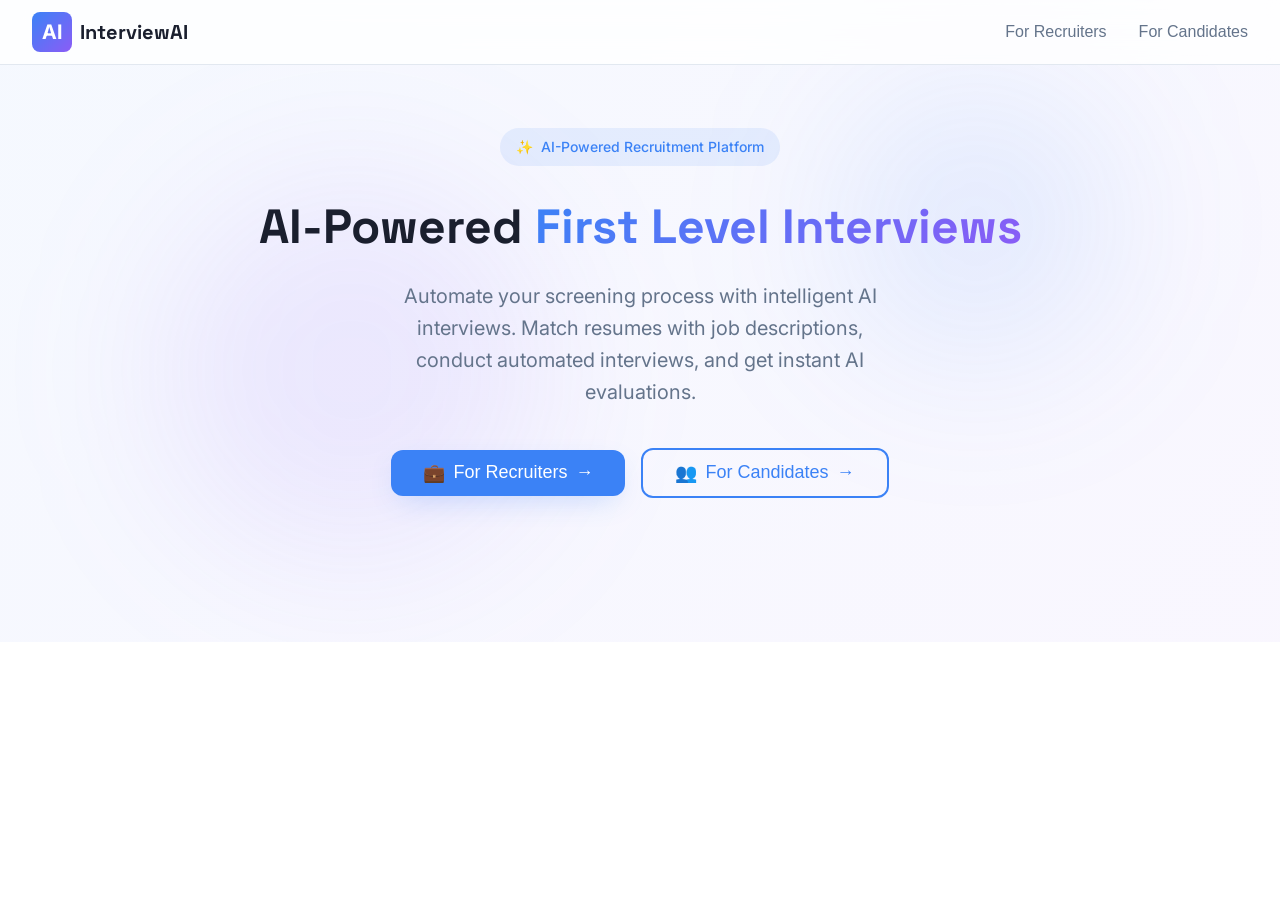
<file: frontend/index.html>
<!DOCTYPE html>
<html lang="en">
<head>
    <meta charset="UTF-8">
    <meta name="viewport" content="width=device-width, initial-scale=1.0">
    <title>AI Interview System - Home</title>
    <link rel="stylesheet" href="css/styles.css">
    <link rel="stylesheet" href="https://fonts.googleapis.com/css2?family=Inter:wght@400;500;600;700&family=Space+Grotesk:wght@500;600;700&display=swap">
</head>
<body>
    <!-- Navbar -->
    <nav class="navbar" id="navbar">
        <div class="container">
            <div class="nav-content">
                <div class="logo">
                    <div class="logo-icon">AI</div>
                    <span class="logo-text">InterviewAI</span>
                </div>
                <div class="nav-links desktop-only">
                    <button onclick="navigateTo('recruiter.html')">For Recruiters</button>
                    <button onclick="navigateTo('candidate.html')">For Candidates</button>
                </div>
                <button class="mobile-menu-btn" onclick="toggleMobileMenu()">
                    <span id="menu-icon">☰</span>
                </button>
            </div>
            <div class="mobile-menu" id="mobile-menu">
                <button onclick="navigateTo('recruiter.html'); toggleMobileMenu();">For Recruiters</button>
                <button onclick="navigateTo('candidate.html'); toggleMobileMenu();">For Candidates</button>
            </div>
        </div>
    </nav>

    <!-- Hero Section -->
    <section class="hero">
        <div class="hero-bg"></div>
        <div class="container">
            <div class="hero-content">
                <div class="badge">
                    <span>✨</span>
                    <span>AI-Powered Recruitment Platform</span>
                </div>
                <h1 class="hero-title">
                    AI-Powered <span class="text-gradient">First Level Interviews</span>
                </h1>
                <p class="hero-subtitle">
                    Automate your screening process with intelligent AI interviews. Match resumes with job descriptions, conduct automated interviews, and get instant AI evaluations.
                </p>
                <div class="hero-cta">
                    <button class="btn-primary btn-lg" onclick="navigateTo('recruiter.html')">
                        <span>💼</span> For Recruiters
                        <span>→</span>
                    </button>
                    <button class="btn-outline btn-lg" onclick="navigateTo('candidate.html')">
                        <span>👥</span> For Candidates
                        <span>→</span>
                    </button>
                </div>
            </div>
        </div>
    </section>

    <!-- Toast Container -->
    <div id="toast-container"></div>

    <script src="js/utils.js"></script>
    <script src="js/main.js"></script>
</body>
</html>
</file>
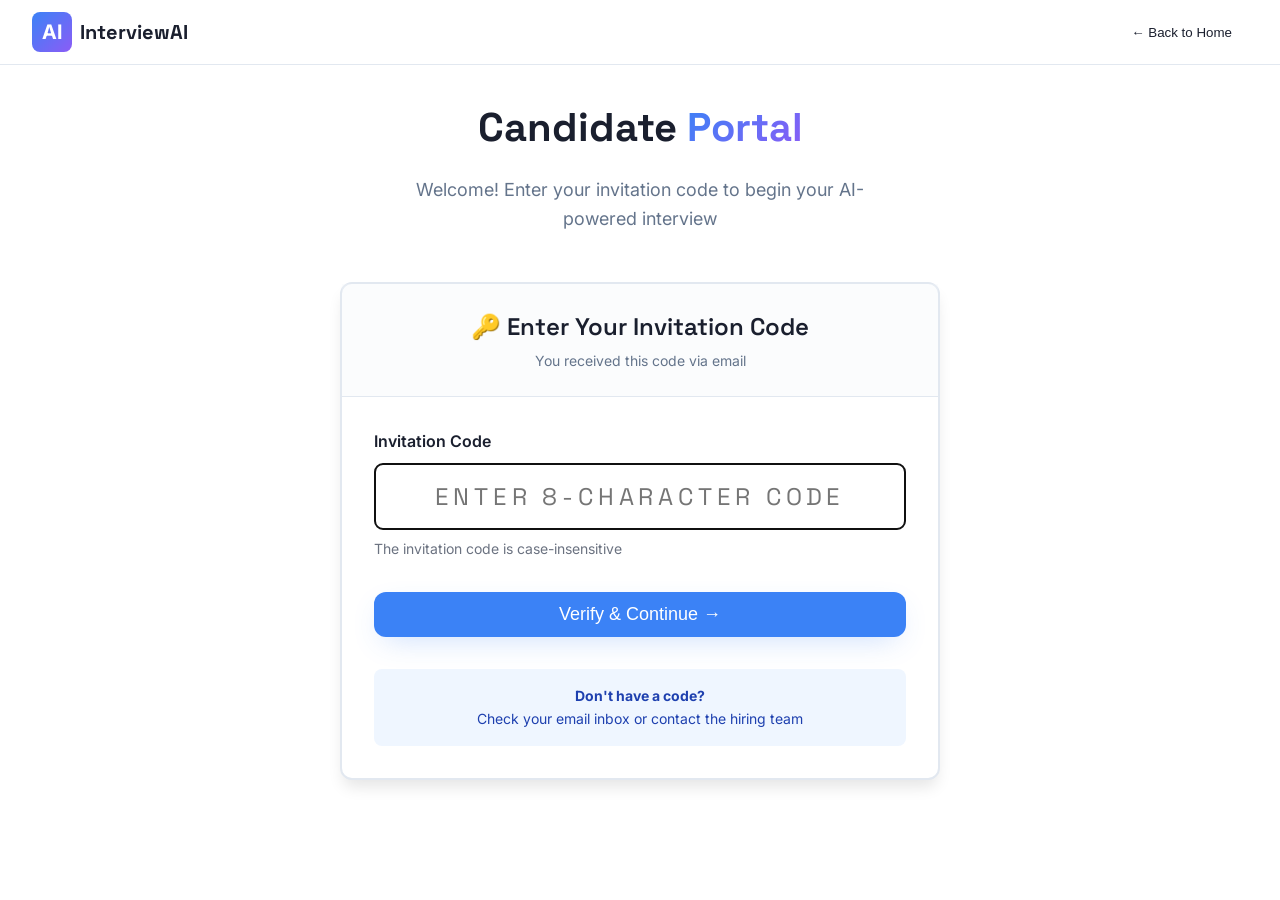
<file: frontend/candidate.html>
<!DOCTYPE html>
<html lang="en">
<head>
    <meta charset="UTF-8">
    <meta name="viewport" content="width=device-width, initial-scale=1.0">
    <title>Candidate Portal - AI Interview System</title>
    <link rel="stylesheet" href="css/styles.css">
    <link rel="stylesheet" href="css/candidate.css">
    <link rel="stylesheet" href="https://fonts.googleapis.com/css2?family=Inter:wght@400;500;600;700&family=Space+Grotesk:wght@500;600;700&display=swap">
</head>
<body>
    <!-- Header -->
    <nav class="navbar">
        <div class="container">
            <div class="nav-content">
                <div class="logo">
                    <div class="logo-icon">AI</div>
                    <span class="logo-text">InterviewAI</span>
                </div>
                <button class="btn-ghost" onclick="window.location.href='/'">
                    ← Back to Home
                </button>
            </div>
        </div>
    </nav>

    <!-- Main Content -->
    <div class="candidate-page">
        <div class="container">
            <div class="page-header">
                <h1>Candidate <span class="text-gradient">Portal</span></h1>
                <p>Welcome! Enter your invitation code to begin your AI-powered interview</p>
            </div>

            <!-- Code Entry Section (Initial Screen) -->
            <div id="code-entry-section" class="card" style="max-width: 600px; margin: 2rem auto;">
                <div class="card-header" style="text-align: center;">
                    <h2 class="card-title">🔑 Enter Your Invitation Code</h2>
                    <p class="card-description">You received this code via email</p>
                </div>
                <div class="card-content">
                    <div class="form-group">
                        <label for="invitation-code-input" style="display: block; margin-bottom: 0.5rem; font-weight: 600;">Invitation Code</label>
                        <input 
                            type="text" 
                            id="invitation-code-input" 
                            placeholder="Enter 8-character code" 
                            maxlength="8"
                            style="width: 100%; padding: 1rem; font-size: 1.5rem; letter-spacing: 0.3rem; text-align: center; text-transform: uppercase; border: 2px solid #e5e7eb; border-radius: 8px; font-family: 'Space Grotesk', monospace;"
                            oninput="this.value = this.value.toUpperCase()"
                        >
                        <p style="margin-top: 0.5rem; color: #6b7280; font-size: 0.875rem;">The invitation code is case-insensitive</p>
                    </div>
                    
                    <div class="form-actions" style="margin-top: 2rem;">
                        <button class="btn-primary btn-lg" onclick="verifyInvitationCode()" style="width: 100%;">
                            Verify & Continue →
                        </button>
                    </div>
                    
                    <div style="margin-top: 2rem; padding: 1rem; background: #eff6ff; border-radius: 8px; text-align: center;">
                        <p style="margin: 0; color: #1e40af; font-size: 0.875rem;">
                            <strong>Don't have a code?</strong><br>
                            Check your email inbox or contact the hiring team
                        </p>
                    </div>
                </div>
            </div>
            
            <!-- Completion Message (Hidden initially, shown via URL param) -->
            <div id="completion-message" class="card" style="max-width: 700px; margin: 2rem auto; display: none;">
                <div class="card-header" style="text-align: center; background: linear-gradient(135deg, #10b981 0%, #059669 100%); color: white; padding: 2rem;">
                    <div style="font-size: 4rem; margin-bottom: 1rem;">✅</div>
                    <h2 class="card-title" style="color: white; font-size: 2rem; margin-bottom: 0.5rem;">Interview Completed!</h2>
                    <p class="card-description" style="color: rgba(255,255,255,0.9);">Thank you for your time and effort</p>
                </div>
                <div class="card-content" style="padding: 2rem;">
                    <div style="background: #f0fdf4; border-left: 4px solid #10b981; padding: 1.5rem; border-radius: 8px; margin-bottom: 1.5rem;">
                        <h3 style="color: #065f46; margin-bottom: 1rem; font-size: 1.2rem;">✅ Interview Submitted Successfully!</h3>
                        <p style="color: #166534; margin-bottom: 1rem;">
                            Your interview has been successfully recorded and submitted. Our AI system is now analyzing your responses in the background.
                        </p>
                        <p style="color: #166534; font-weight: 600;">
                            The recruiter will review your results and get back to you soon.
                        </p>
                    </div>
                    
                    <div style="background: #eff6ff; border-left: 4px solid #3b82f6; padding: 1.5rem; border-radius: 8px; margin-bottom: 1.5rem;">
                        <h3 style="color: #1e40af; margin-bottom: 1rem; font-size: 1.2rem;">📊 What Happens Next?</h3>
                        <ol style="color: #1e40af; margin-left: 2rem; line-height: 2;">
                            <li><strong>AI Analysis:</strong> Our system analyzes your responses, video, and engagement</li>
                            <li><strong>Recruiter Review:</strong> The hiring team reviews your comprehensive analysis report</li>
                            <li><strong>Decision:</strong> They evaluate your fit for the position</li>
                            <li><strong>Follow-up:</strong> You'll receive an email with next steps</li>
                        </ol>
                    </div>
                    
                    <div style="background: #fef3c7; border-left: 4px solid #f59e0b; padding: 1.5rem; border-radius: 8px;">
                        <h3 style="color: #92400e; margin-bottom: 1rem; font-size: 1.2rem;">💡 Important Information</h3>
                        <p style="color: #92400e; margin-bottom: 0.5rem;">
                            • <strong>Timeline:</strong> You'll hear back within 3-5 business days<br>
                            • <strong>Privacy:</strong> All data is handled confidentially<br>
                            • <strong>Questions?</strong> Contact the hiring team for any clarifications
                        </p>
                    </div>
                    
                    <div style="text-align: center; margin-top: 2rem; padding-top: 2rem; border-top: 2px solid #e5e7eb;">
                        <p style="color: #6b7280; margin-bottom: 1rem; font-size: 1.1rem;">
                            Thank you for your time and effort!
                        </p>
                        <button class="btn-primary" onclick="window.location.href='/'" style="padding: 1rem 2rem;">
                            ← Back to Home
                        </button>
                    </div>
                </div>
            </div>

            <!-- Interview Section (Hidden until code verified) -->
            <div id="interview-section" style="display: none;">
                <!-- Tabs -->
                <div class="tabs-container">
                    <div class="tabs-header">
                        <button class="tab-btn active" onclick="switchTab('interview', this)">Start Interview</button>
                        <button class="tab-btn" onclick="switchTab('faq', this)">FAQ</button>
                    </div>

                    <!-- Interview Tab -->
                    <div id="tab-interview" class="tab-content active">
                        <!-- Instructions Card -->
                        <div class="card">
                            <div class="card-header">
                                <h2 class="card-title">Interview Instructions</h2>
                                <p class="card-description">Please read carefully before starting</p>
                            </div>
                            <div class="card-content">
                                <div class="alert alert-info">
                                    <span>ℹ️</span>
                                    <p>Make sure you're in a quiet environment with good lighting and stable internet connection.</p>
                                </div>
                                <div class="instructions-list">
                                    <h4>What to expect:</h4>
                                    <ul>
                                        <li>
                                            <span class="step-badge">1</span>
                                            <p>The AI will ask you questions based on the job description and your resume</p>
                                        </li>
                                        <li>
                                            <span class="step-badge">2</span>
                                            <p>You'll have time to think and respond to each question verbally</p>
                                        </li>
                                        <li>
                                            <span class="step-badge">3</span>
                                            <p>Your responses will be recorded and analyzed by our AI system</p>
                                        </li>
                                        <li>
                                            <span class="step-badge">4</span>
                                            <p>The interview typically takes 10-15 minutes</p>
                                        </li>
                                    </ul>
                                </div>
                            </div>
                        </div>

                        <!-- Permissions & Start Card -->
                        <div class="card">
                            <div class="card-header">
                                <h2 class="card-title">Camera & Microphone Setup</h2>
                                <p class="card-description">Camera and microphone access is required to proceed</p>
                            </div>
                            <div class="card-content">
                                <!-- Permission Request -->
                                <div class="permission-box" id="permission-box">
                                    <div class="permission-status">
                                        <div class="permission-icons">
                                            <div class="permission-icon" id="camera-icon">📷</div>
                                            <div class="permission-icon" id="mic-icon">🎤</div>
                                        </div>
                                        <div class="permission-text">
                                            <p class="permission-title" id="permission-title">Permissions Required</p>
                                            <p class="permission-desc" id="permission-desc">Click to allow camera and microphone access</p>
                                        </div>
                                    </div>
                                    <button class="btn-outline" id="permission-btn" onclick="requestPermissions()">
                                        Allow Access
                                    </button>
                                </div>

                                <!-- Video Preview -->
                                <div id="video-preview" class="video-preview" style="display: none;">
                                    <label>Camera Preview</label>
                                    <div class="video-container">
                                        <video id="preview-video" autoplay muted></video>
                                        <div class="video-placeholder">
                                            <span>📹</span>
                                            <p>Camera preview will appear here</p>
                                        </div>
                                    </div>
                                </div>

                                <!-- Start Interview Button -->
                                <div class="action-section">
                                    <button class="btn-primary btn-lg" id="start-interview-btn" onclick="startInterview()" disabled>
                                        <span>▶️</span> Start AI Interview
                                    </button>
                                </div>

                            </div>
                        </div>
                    </div>

                    <!-- FAQ Tab -->
                    <div id="tab-faq" class="tab-content">
                        <div class="card">
                            <div class="card-header">
                                <h2 class="card-title">❓ Frequently Asked Questions</h2>
                                <p class="card-description">Find answers to common questions about the AI interview process</p>
                            </div>
                            <div class="card-content">
                                <div class="faq-list">
                                    <div class="faq-item">
                                        <button class="faq-question" onclick="toggleFaq(this)">
                                            How long does the interview take?
                                            <span>+</span>
                                        </button>
                                        <div class="faq-answer">
                                            <p>The AI interview takes 25 minutes.</p>
                                        </div>
                                    </div>
                                    <div class="faq-item">
                                        <button class="faq-question" onclick="toggleFaq(this)">
                                            Can I pause the interview?
                                            <span>+</span>
                                        </button>
                                        <div class="faq-answer">
                                            <p>No, the interview cannot be paused once started. Please ensure you have enough time and are in a quiet environment before beginning.</p>
                                        </div>
                                    </div>
                                    <div class="faq-item">
                                        <button class="faq-question" onclick="toggleFaq(this)">
                                            What happens if my internet connection drops?
                                            <span>+</span>
                                        </button>
                                        <div class="faq-answer">
                                            <p>If your connection drops, the interview will be paused automatically. You'll have the option to resume from where you left off within 24 hours.</p>
                                        </div>
                                    </div>
                                    <div class="faq-item">
                                        <button class="faq-question" onclick="toggleFaq(this)">
                                            How is my interview evaluated?
                                            <span>+</span>
                                        </button>
                                        <div class="faq-answer">
                                            <p>Our AI analyzes your responses for technical knowledge, communication skills, problem-solving ability, and cultural fit. The recruiter receives a detailed report with scores and recommendations.</p>
                                        </div>
                                    </div>
                                    <div class="faq-item">
                                        <button class="faq-question" onclick="toggleFaq(this)">
                                            Can I retake the interview?
                                            <span>+</span>
                                        </button>
                                        <div class="faq-answer">
                                            <p>Interview retakes are at the discretion of the recruiter. If permitted, you may retake the interview after 48 hours.</p>
                                        </div>
                                    </div>
                                </div>
                            </div>
                        </div>
                    </div>
                </div>
            </div>
        </div>
    </div>

    <!-- Toast Container -->
    <div id="toast-container"></div>

    <script src="js/utils.js"></script>
    <script src="js/candidate.js"></script>
</body>
</html>
</file>
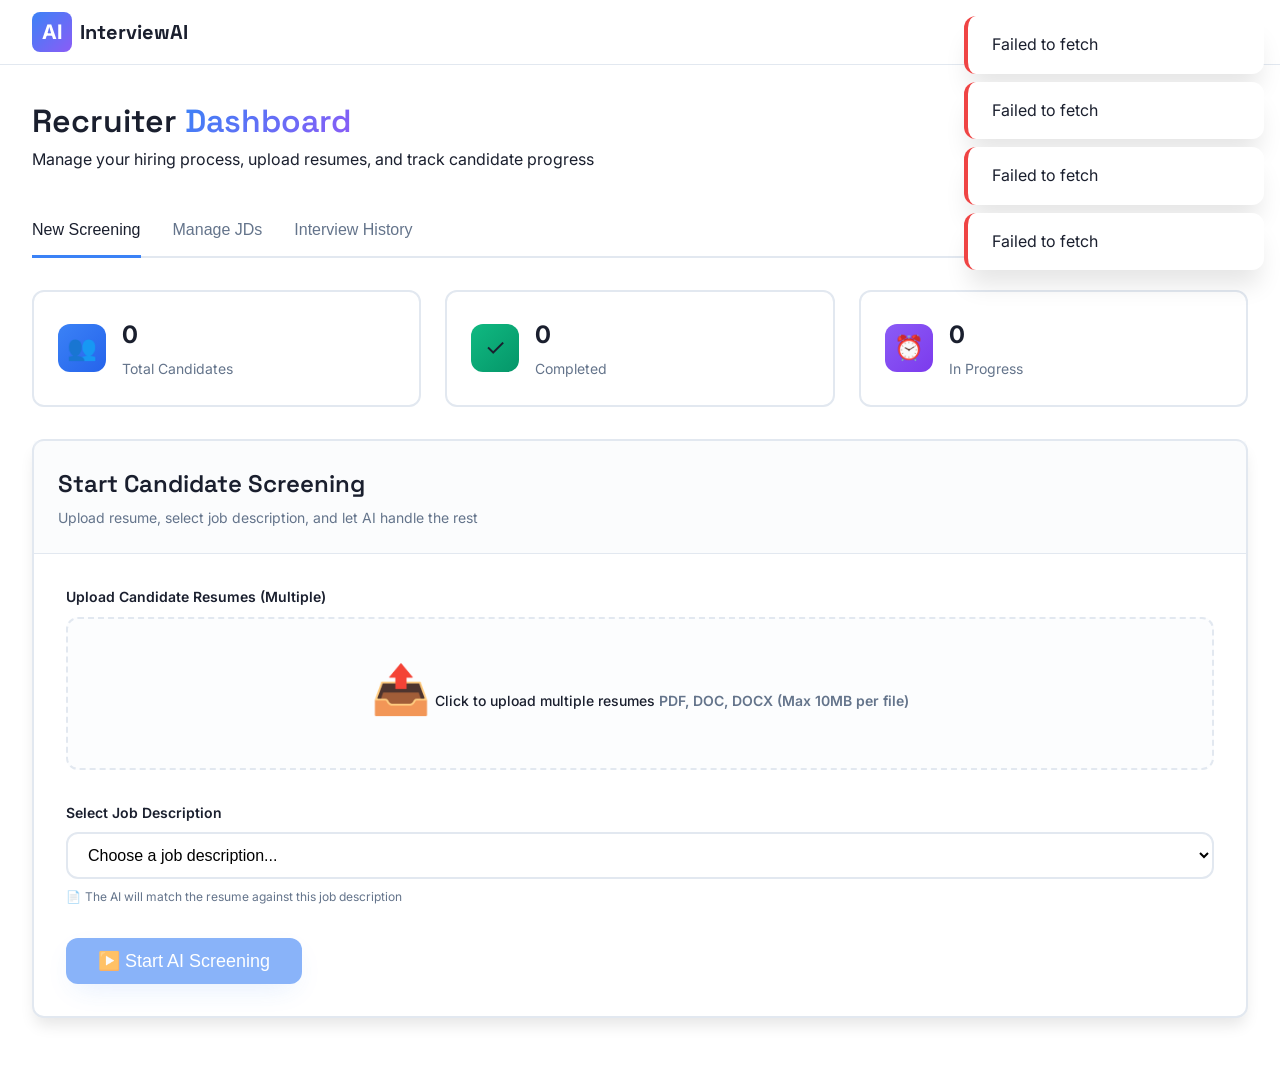
<file: frontend/recruiter.html>
<!DOCTYPE html>
<html lang="en">
<head>
    <meta charset="UTF-8">
    <meta name="viewport" content="width=device-width, initial-scale=1.0">
    <title>Recruiter Dashboard - AI Interview System</title>
    <link rel="stylesheet" href="css/styles.css">
    <link rel="stylesheet" href="css/recruiter.css">
    <link rel="stylesheet" href="https://fonts.googleapis.com/css2?family=Inter:wght@400;500;600;700&family=Space+Grotesk:wght@500;600;700&display=swap">
</head>
<body>
    <!-- Header -->
    <nav class="navbar">
        <div class="container">
            <div class="nav-content">
                <div class="logo">
                    <div class="logo-icon">AI</div>
                    <span class="logo-text">InterviewAI</span>
                </div>
                <button class="btn-ghost" onclick="window.location.href='/'">
                    ← Back to Home
                </button>
            </div>
        </div>
    </nav>

    <!-- Main Content -->
    <div class="recruiter-page">
        <div class="container">
            <div class="page-header">
                <h1>Recruiter <span class="text-gradient">Dashboard</span></h1>
                <p>Manage your hiring process, upload resumes, and track candidate progress</p>
            </div>

            <!-- Tabs -->
            <div class="tabs-container">
                <div class="tabs-header">
                    <button class="tab-btn active" onclick="switchTab('screening')">New Screening</button>
                    <button class="tab-btn" onclick="switchTab('jd-management')">Manage JDs</button>
                    <button class="tab-btn" onclick="switchTab('history')">Interview History</button>
                </div>

                <!-- New Screening Tab -->
                <div id="tab-screening" class="tab-content active">
                    <!-- Quick Stats -->
                    <div class="stats-grid" id="stats-grid">
                        <div class="stat-card">
                            <div class="stat-icon blue">👥</div>
                            <div class="stat-info">
                                <p class="stat-value" id="total-candidates">0</p>
                                <p class="stat-label">Total Candidates</p>
                            </div>
                        </div>
                        <div class="stat-card">
                            <div class="stat-icon green">✓</div>
                            <div class="stat-info">
                                <p class="stat-value" id="completed-interviews">0</p>
                                <p class="stat-label">Completed</p>
                            </div>
                        </div>
                        <div class="stat-card">
                            <div class="stat-icon purple">⏰</div>
                            <div class="stat-info">
                                <p class="stat-value" id="inprogress-interviews">0</p>
                                <p class="stat-label">In Progress</p>
                            </div>
                        </div>
                    </div>

                    <!-- Upload Section -->
                    <div class="card">
                        <div class="card-header">
                            <h2 class="card-title">Start Candidate Screening</h2>
                            <p class="card-description">Upload resume, select job description, and let AI handle the rest</p>
                        </div>
                        <div class="card-content">
                            <!-- Resume Upload -->
                            <div class="upload-section">
                                <label>Upload Candidate Resumes (Multiple)</label>
                                <div class="upload-area" id="upload-area">
                                    <input type="file" id="resume-upload" accept=".pdf,.doc,.docx" onchange="handleFileSelect(event)" multiple style="display: none;">
                                    <label for="resume-upload" class="upload-label">
                                        <span class="upload-icon">📤</span>
                                        <span class="upload-text">Click to upload multiple resumes</span>
                                        <span class="upload-hint">PDF, DOC, DOCX (Max 10MB per file)</span>
                                    </label>
                                </div>
                                <div id="files-preview" class="files-preview" style="display: none;">
                                    <div class="files-header">
                                        <h4><span id="files-count">0</span> Resume(s) Selected</h4>
                                        <button class="btn-ghost btn-sm" onclick="removeAllFiles()">Clear All</button>
                                    </div>
                                    <div id="files-list" class="files-list"></div>
                                </div>
                            </div>

                            <!-- Job Description Selection -->
                            <div class="select-section">
                                <label>Select Job Description</label>
                                <select id="jd-select" class="select-input">
                                    <option value="">Choose a job description...</option>
                                </select>
                                <p class="select-hint">
                                    <span>📄</span>
                                    The AI will match the resume against this job description
                                </p>
                            </div>

                            <!-- Action Button -->
                            <div class="action-section">
                                <button class="btn-primary btn-lg" id="start-screening-btn" onclick="startScreening()" disabled>
                                    <span id="btn-text">▶️ Start AI Screening</span>
                                </button>
                            </div>

                            <!-- Batch Analysis Results -->
                            <div id="batch-results" class="batch-results" style="display: none;">
                                <div class="results-header">
                                    <h3>Screening Results</h3>
                                    <button class="btn-ghost" id="toggle-results-btn" onclick="toggleBatchResults()" aria-expanded="true">
                                        <span id="toggle-icon">▼</span>
                                    </button>
                                </div>
                                <div class="results-summary" id="results-summary"></div>
                                <div class="results-table-container">
                                    <table class="results-table" id="results-table">
                                        <thead>
                                            <tr>
                                                <th>Resume</th>
                                                <th>Match Score</th>
                                                <th>Status</th>
                                                <th>Recommendation</th>
                                                <th>Actions</th>
                                            </tr>
                                        </thead>
                                        <tbody id="results-tbody"></tbody>
                                    </table>
                                </div>
                            </div>
                        </div>
                    </div>
                </div>

                <!-- JD Management Tab -->
                <div id="tab-jd-management" class="tab-content">
                    <div class="card">
                        <div class="card-header">
                            <h2 class="card-title">📄 Job Descriptions</h2>
                            <p class="card-description">Create and manage job descriptions</p>
                        </div>
                        <div class="card-content">
                            <!-- Create JD Form -->
                            <div class="jd-form" id="jd-form" style="display: none;">
                                <h3>Create New Job Description</h3>
                                <div class="form-grid">
                                    <div class="form-group">
                                        <label>Job Title *</label>
                                        <input type="text" id="jd-title" placeholder="e.g., Senior Frontend Developer" class="form-input">
                                    </div>
                                    <div class="form-group">
                                        <label>Location</label>
                                        <input type="text" id="jd-location" placeholder="e.g., Bangalore, India" class="form-input">
                                    </div>
                                    <div class="form-group">
                                        <label>Experience Required</label>
                                        <input type="text" id="jd-experience" placeholder="e.g., 5-8 years" class="form-input">
                                    </div>
                                    <div class="form-group">
                                        <label>Salary Range</label>
                                        <input type="text" id="jd-salary" placeholder="e.g., 20-30 LPA" class="form-input">
                                    </div>
                                    <div class="form-group">
                                        <label>Notice Period Acceptable</label>
                                        <input type="text" id="jd-notice" placeholder="e.g., 30-60 days" class="form-input">
                                    </div>
                                    <div class="form-group">
                                        <label>Skills (comma-separated)</label>
                                        <input type="text" id="jd-skills" placeholder="e.g., React, Node.js, MongoDB" class="form-input">
                                    </div>
                                </div>
                                <div class="form-group">
                                    <label>Job Description *</label>
                                    <textarea id="jd-description" placeholder="Enter detailed job description..." rows="5" class="form-input"></textarea>
                                </div>
                                <div class="form-group">
                                    <label>Requirements *</label>
                                    <textarea id="jd-requirements" placeholder="Enter job requirements..." rows="5" class="form-input"></textarea>
                                </div>
                                <div class="form-actions">
                                    <button class="btn-ghost" onclick="toggleJDForm()">Cancel</button>
                                    <button class="btn-primary" onclick="saveJD()">Save JD</button>
                                </div>
                            </div>

                            <!-- JD List -->
                            <div id="jd-list-container">
                                <div class="action-section" style="margin-bottom: 1.5rem;">
                                    <button class="btn-primary" onclick="toggleJDForm()">
                                        <span>+</span> Create New JD
                                    </button>
                                </div>
                                <div id="jd-list" class="jd-list">
                                    <!-- JD items will be loaded here -->
                                </div>
                            </div>
                        </div>
                    </div>
                </div>

                <!-- Interview History Tab -->
                <div id="tab-history" class="tab-content">
                    <div class="card">
                        <div class="card-header">
                            <h2 class="card-title">📊 Interview History</h2>
                            <p class="card-description">View all completed and in-progress interviews</p>
                        </div>
                        <div class="card-content">
                            <div id="history-list" class="history-list">
                                <!-- History items will be loaded here -->
                                <div class="history-item">
                                    <div class="history-info">
                                        <h4>John Doe</h4>
                                        <p>Senior Frontend Developer</p>
                                    </div>
                                    <div class="history-meta">
                                        <div class="meta-item">
                                            <p class="meta-label">Date</p>
                                            <p class="meta-value">2024-01-20</p>
                                        </div>
                                        <div class="meta-item">
                                            <p class="meta-label">Score</p>
                                            <p class="meta-value score">85%</p>
                                        </div>
                                        <button class="btn-outline btn-sm">View Details</button>
                                    </div>
                                </div>
                            </div>
                        </div>
                    </div>
                </div>
            </div>
        </div>
    </div>

    <!-- Toast Container -->
    <div id="toast-container"></div>

    <script src="js/utils.js?v=2"></script>
    <script src="js/recruiter.js?v=2"></script>
</body>
</html>
</file>
<file: frontend/css/styles.css>
/* Reset & Base Styles */
* {
    margin: 0;
    padding: 0;
    box-sizing: border-box;
}

:root {
    /* Colors */
    --background: #ffffff;
    --foreground: #1a1f2e;
    --primary: #3b82f6;
    --primary-dark: #2563eb;
    --primary-light: #60a5fa;
    --accent: #8b5cf6;
    --muted: #f1f5f9;
    --muted-foreground: #64748b;
    --border: #e2e8f0;
    --success: #10b981;
    --destructive: #ef4444;
    
    /* Typography */
    --font-body: 'Inter', sans-serif;
    --font-display: 'Space Grotesk', sans-serif;
    
    /* Spacing */
    --container-max: 1280px;
    --radius: 0.75rem;
    --radius-sm: 0.5rem;
    --radius-lg: 1rem;
    
    /* Shadows */
    --shadow-sm: 0 1px 2px 0 rgb(0 0 0 / 0.05);
    --shadow-md: 0 4px 6px -1px rgb(0 0 0 / 0.1);
    --shadow-lg: 0 10px 15px -3px rgb(0 0 0 / 0.1);
    --shadow-xl: 0 20px 25px -5px rgb(0 0 0 / 0.1);
    --shadow-elegant: 0 10px 30px -10px rgba(59, 130, 246, 0.3);
    --shadow-glow: 0 0 40px rgba(59, 130, 246, 0.4);
}

body {
    font-family: var(--font-body);
    background: var(--background);
    color: var(--foreground);
    line-height: 1.6;
    overflow-x: hidden;
}

h1, h2, h3, h4, h5, h6 {
    font-family: var(--font-display);
    font-weight: 600;
}

.container {
    max-width: var(--container-max);
    margin: 0 auto;
    padding: 0 1rem;
}

@media (min-width: 640px) {
    .container { padding: 0 1.5rem; }
}

@media (min-width: 1024px) {
    .container { padding: 0 2rem; }
}

/* Utilities */
.text-gradient {
    background: linear-gradient(135deg, var(--primary), var(--accent));
    -webkit-background-clip: text;
    -webkit-text-fill-color: transparent;
    background-clip: text;
}

/* Navbar */
.navbar {
    position: fixed;
    top: 0;
    left: 0;
    right: 0;
    z-index: 50;
    background: rgba(255, 255, 255, 0.8);
    backdrop-filter: blur(12px);
    border-bottom: 1px solid var(--border);
}

.nav-content {
    display: flex;
    align-items: center;
    justify-content: space-between;
    height: 4rem;
}

.logo {
    display: flex;
    align-items: center;
    gap: 0.5rem;
    cursor: pointer;
}

.logo-icon {
    width: 2.5rem;
    height: 2.5rem;
    border-radius: var(--radius-sm);
    background: linear-gradient(135deg, var(--primary), var(--accent));
    display: flex;
    align-items: center;
    justify-content: center;
    color: white;
    font-weight: bold;
    font-size: 1.25rem;
}

.logo-text {
    font-family: var(--font-display);
    font-weight: bold;
    font-size: 1.25rem;
    color: var(--foreground);
}

.nav-links {
    display: flex;
    align-items: center;
    gap: 2rem;
}

.nav-links a,
.nav-links button {
    color: var(--muted-foreground);
    text-decoration: none;
    background: none;
    border: none;
    cursor: pointer;
    font-size: 1rem;
    transition: color 0.3s;
}

.nav-links a:hover,
.nav-links button:hover {
    color: var(--foreground);
}

.nav-actions {
    display: flex;
    align-items: center;
    gap: 1rem;
}

.mobile-menu-btn {
    display: none;
    background: none;
    border: none;
    font-size: 1.5rem;
    cursor: pointer;
    color: var(--foreground);
}

.mobile-menu {
    display: none;
    padding: 1rem 0;
    border-top: 1px solid var(--border);
}

.mobile-menu a,
.mobile-menu button {
    display: block;
    width: 100%;
    padding: 0.75rem 0;
    color: var(--muted-foreground);
    text-decoration: none;
    background: none;
    border: none;
    text-align: left;
    cursor: pointer;
    transition: color 0.3s;
}

.mobile-menu a:hover,
.mobile-menu button:hover {
    color: var(--foreground);
}

.mobile-actions {
    display: flex;
    flex-direction: column;
    gap: 0.5rem;
    margin-top: 1rem;
    padding-top: 1rem;
    border-top: 1px solid var(--border);
}

@media (max-width: 768px) {
    .desktop-only { display: none !important; }
    .mobile-menu-btn { display: block; }
    .mobile-menu.active { display: block; }
}

/* Buttons */
.btn-primary {
    background: var(--primary);
    color: white;
    border: none;
    padding: 0.5rem 1.5rem;
    border-radius: var(--radius);
    font-weight: 500;
    cursor: pointer;
    transition: all 0.3s;
    box-shadow: var(--shadow-elegant);
}

.btn-primary:hover {
    background: var(--primary-dark);
    box-shadow: var(--shadow-glow);
    transform: scale(1.02);
}

.btn-primary:disabled {
    opacity: 0.6;
    cursor: not-allowed;
}

.btn-outline {
    background: transparent;
    color: var(--primary);
    border: 2px solid var(--primary);
    padding: 0.5rem 1.5rem;
    border-radius: var(--radius);
    font-weight: 500;
    cursor: pointer;
    transition: all 0.3s;
}

.btn-outline:hover {
    background: var(--primary);
    color: white;
}

.btn-destructive {
    background: var(--destructive);
    color: white;
}

.btn-destructive:hover {
    background: #dc2626;
}

.btn-ghost {
    background: transparent;
    color: var(--foreground);
    border: none;
    padding: 0.5rem 1rem;
    cursor: pointer;
    transition: color 0.3s;
}

.btn-ghost:hover {
    color: var(--primary);
}

.btn-lg {
    padding: 0.75rem 2rem;
    font-size: 1.125rem;
}

/* Hero Section */
.hero {
    position: relative;
    padding: 8rem 0 5rem;
    overflow: hidden;
}

.hero-bg {
    position: absolute;
    inset: 0;
    background: linear-gradient(135deg, rgba(59, 130, 246, 0.05), rgba(139, 92, 246, 0.05));
}

.hero-bg::before,
.hero-bg::after {
    content: '';
    position: absolute;
    border-radius: 50%;
    filter: blur(80px);
}

.hero-bg::before {
    top: 5rem;
    right: 10rem;
    width: 18rem;
    height: 18rem;
    background: rgba(59, 130, 246, 0.1);
}

.hero-bg::after {
    bottom: 5rem;
    left: 10rem;
    width: 24rem;
    height: 24rem;
    background: rgba(139, 92, 246, 0.1);
}

.hero-content {
    position: relative;
    z-index: 10;
    max-width: 56rem;
    margin: 0 auto;
    text-align: center;
}

.badge {
    display: inline-flex;
    align-items: center;
    gap: 0.5rem;
    background: rgba(59, 130, 246, 0.1);
    color: var(--primary);
    padding: 0.5rem 1rem;
    border-radius: 9999px;
    margin-bottom: 2rem;
    font-size: 0.875rem;
    font-weight: 500;
}

.hero-title {
    font-size: 3rem;
    font-weight: bold;
    line-height: 1.2;
    margin-bottom: 1.5rem;
}

.hero-subtitle {
    font-size: 1.25rem;
    color: var(--muted-foreground);
    margin-bottom: 2.5rem;
    max-width: 32rem;
    margin-left: auto;
    margin-right: auto;
}

.hero-cta {
    display: flex;
    flex-direction: column;
    align-items: center;
    gap: 1rem;
    margin-bottom: 4rem;
}

@media (min-width: 640px) {
    .hero-cta {
        flex-direction: row;
        justify-content: center;
    }
}

.hero-cta button {
    display: flex;
    align-items: center;
    gap: 0.5rem;
    width: 100%;
    justify-content: center;
}

@media (min-width: 640px) {
    .hero-cta button {
        width: auto;
    }
}

.hero-stats {
    display: grid;
    grid-template-columns: repeat(2, 1fr);
    gap: 2rem;
    padding-top: 3rem;
    border-top: 1px solid var(--border);
    max-width: 48rem;
    margin: 0 auto;
}

@media (min-width: 768px) {
    .hero-stats {
        grid-template-columns: repeat(4, 1fr);
    }
}

.stat {
    text-align: center;
}

.stat-value {
    font-size: 1.875rem;
    font-weight: bold;
    margin-bottom: 0.25rem;
}

.stat-label {
    font-size: 0.875rem;
    color: var(--muted-foreground);
}

/* Section Styles */
.section-header {
    text-align: center;
    margin-bottom: 4rem;
}

.section-title {
    font-size: 2.5rem;
    font-weight: bold;
    margin-bottom: 1rem;
}

.section-subtitle {
    font-size: 1.125rem;
    color: var(--muted-foreground);
    max-width: 32rem;
    margin: 0 auto;
}

/* How It Works */
.how-it-works {
    padding: 5rem 0;
    background: rgba(241, 245, 249, 0.3);
}

.steps-grid {
    display: grid;
    grid-template-columns: 1fr;
    gap: 1.5rem;
    max-width: 80rem;
    margin: 0 auto;
}

@media (min-width: 768px) {
    .steps-grid {
        grid-template-columns: repeat(2, 1fr);
    }
}

@media (min-width: 1024px) {
    .steps-grid {
        grid-template-columns: repeat(5, 1fr);
    }
}

.step-card {
    position: relative;
    padding: 1.5rem;
    background: white;
    border-radius: var(--radius);
    border: 2px solid var(--border);
    transition: all 0.3s;
}

.step-card:hover {
    box-shadow: var(--shadow-lg);
    transform: translateY(-0.5rem);
    border-color: var(--primary);
}

.step-number {
    position: absolute;
    top: -0.75rem;
    left: -0.75rem;
    width: 2rem;
    height: 2rem;
    background: linear-gradient(135deg, var(--primary), var(--accent));
    border-radius: 50%;
    display: flex;
    align-items: center;
    justify-content: center;
    color: white;
    font-weight: bold;
    font-size: 0.875rem;
    box-shadow: var(--shadow-lg);
}

.step-icon {
    width: 3.5rem;
    height: 3.5rem;
    border-radius: var(--radius);
    display: flex;
    align-items: center;
    justify-content: center;
    font-size: 1.75rem;
    margin-bottom: 1rem;
    transition: transform 0.3s;
}

.step-card:hover .step-icon {
    transform: scale(1.1);
}

.step-icon.blue {
    background: linear-gradient(135deg, #3b82f6, #2563eb);
}

.step-icon.purple {
    background: linear-gradient(135deg, #8b5cf6, #7c3aed);
}

.step-icon.indigo {
    background: linear-gradient(135deg, #6366f1, #4f46e5);
}

.step-icon.violet {
    background: linear-gradient(135deg, #a78bfa, #8b5cf6);
}

.step-icon.pink {
    background: linear-gradient(135deg, #ec4899, #db2777);
}

.step-card h3 {
    font-size: 1.25rem;
    margin-bottom: 0.5rem;
}

.step-card p {
    font-size: 0.875rem;
    color: var(--muted-foreground);
    line-height: 1.6;
}

/* Features */
.features {
    padding: 5rem 0;
}

.features-grid {
    display: grid;
    grid-template-columns: 1fr;
    gap: 2rem;
    max-width: 80rem;
    margin: 0 auto;
}

@media (min-width: 768px) {
    .features-grid {
        grid-template-columns: repeat(2, 1fr);
    }
}

@media (min-width: 1024px) {
    .features-grid {
        grid-template-columns: repeat(3, 1fr);
    }
}

.feature-card {
    padding: 1.5rem;
    background: white;
    border-radius: var(--radius);
    border: 2px solid var(--border);
    transition: all 0.3s;
}

.feature-card:hover {
    box-shadow: var(--shadow-xl);
    transform: translateY(-0.5rem);
    border-color: var(--primary);
}

.feature-icon {
    width: 3.5rem;
    height: 3.5rem;
    border-radius: var(--radius);
    display: flex;
    align-items: center;
    justify-content: center;
    font-size: 1.75rem;
    margin-bottom: 1rem;
    transition: transform 0.3s;
}

.feature-card:hover .feature-icon {
    transform: scale(1.1);
}

.feature-icon.yellow {
    background: linear-gradient(135deg, #eab308, #f59e0b);
}

.feature-icon.purple {
    background: linear-gradient(135deg, #a855f7, #9333ea);
}

.feature-icon.green {
    background: linear-gradient(135deg, #10b981, #059669);
}

.feature-icon.blue {
    background: linear-gradient(135deg, #3b82f6, #2563eb);
}

.feature-icon.indigo {
    background: linear-gradient(135deg, #6366f1, #4f46e5);
}

.feature-icon.pink {
    background: linear-gradient(135deg, #ec4899, #db2777);
}

.feature-card h3 {
    font-size: 1.25rem;
    margin-bottom: 0.5rem;
}

.feature-card p {
    color: var(--muted-foreground);
    line-height: 1.6;
}

/* Footer */
.footer {
    background: var(--foreground);
    color: white;
    padding: 3rem 0 1.5rem;
    border-top: 1px solid rgba(255, 255, 255, 0.1);
}

.footer-content {
    display: grid;
    grid-template-columns: 1fr;
    gap: 2rem;
    margin-bottom: 2rem;
}

@media (min-width: 768px) {
    .footer-content {
        grid-template-columns: 2fr 1fr 1fr;
    }
}

.footer-brand p {
    color: rgba(255, 255, 255, 0.7);
    max-width: 28rem;
    margin: 1rem 0;
    line-height: 1.6;
}

.social-links {
    display: flex;
    gap: 1rem;
    margin-top: 1.5rem;
}

.social-links a {
    color: rgba(255, 255, 255, 0.7);
    font-size: 1.25rem;
    transition: color 0.3s;
}

.social-links a:hover {
    color: var(--primary);
}

.footer-links {
    display: grid;
    grid-template-columns: repeat(2, 1fr);
    gap: 2rem;
}

.footer-links h4 {
    margin-bottom: 1rem;
}

.footer-links ul {
    list-style: none;
}

.footer-links li {
    margin-bottom: 0.5rem;
}

.footer-links a {
    color: rgba(255, 255, 255, 0.7);
    text-decoration: none;
    transition: color 0.3s;
}

.footer-links a:hover {
    color: var(--primary);
}

.footer-bottom {
    padding-top: 2rem;
    border-top: 1px solid rgba(255, 255, 255, 0.1);
    text-align: center;
}

.footer-bottom p {
    color: rgba(255, 255, 255, 0.6);
    font-size: 0.875rem;
}

/* Toast Notifications */
#toast-container {
    position: fixed;
    top: 1rem;
    right: 1rem;
    z-index: 1000;
    display: flex;
    flex-direction: column;
    gap: 0.5rem;
}

.toast {
    padding: 1rem 1.5rem;
    background: white;
    border-radius: var(--radius);
    box-shadow: var(--shadow-xl);
    border-left: 4px solid var(--primary);
    min-width: 300px;
    animation: slideIn 0.3s ease-out;
}

.toast.success {
    border-left-color: var(--success);
}

.toast.error {
    border-left-color: var(--destructive);
}

.toast.info {
    border-left-color: var(--primary);
}

@keyframes slideIn {
    from {
        transform: translateX(100%);
        opacity: 0;
    }
    to {
        transform: translateX(0);
        opacity: 1;
    }
}

/* Spinner */
.spinner {
    display: inline-block;
    width: 16px;
    height: 16px;
    border: 2px solid rgba(255, 255, 255, 0.3);
    border-top-color: white;
    border-radius: 50%;
    animation: spin 0.6s linear infinite;
    margin-right: 0.5rem;
}

@keyframes spin {
    to {
        transform: rotate(360deg);
    }
}

/* Card Styles */
.card {
    background: white;
    border-radius: var(--radius);
    border: 2px solid var(--border);
    box-shadow: var(--shadow-lg);
}

.card-header {
    padding: 1.5rem;
    border-bottom: 1px solid var(--border);
    background: rgba(241, 245, 249, 0.3);
}

.card-title {
    font-size: 1.5rem;
    font-weight: 600;
    margin-bottom: 0.25rem;
}

.card-description {
    color: var(--muted-foreground);
    font-size: 0.875rem;
}

.card-content {
    padding: 2rem;
}

/* Progress Bar */
.progress {
    width: 100%;
    height: 0.5rem;
    background: var(--muted);
    border-radius: 9999px;
    overflow: hidden;
}

.progress-bar {
    height: 100%;
    background: linear-gradient(135deg, var(--primary), var(--accent));
    transition: width 0.3s;
}

/* Scrollbar */
::-webkit-scrollbar {
    width: 10px;
}

::-webkit-scrollbar-track {
    background: var(--background);
}

::-webkit-scrollbar-thumb {
    background: rgba(59, 130, 246, 0.3);
    border-radius: 5px;
}

::-webkit-scrollbar-thumb:hover {
    background: rgba(59, 130, 246, 0.5);
}
</file>
<file: frontend/css/candidate.css>
/* Candidate Page Styles */
.candidate-page {
    padding-top: 6rem;
    padding-bottom: 3rem;
    min-height: 100vh;
    background: var(--background);
}

.page-header {
    text-align: center;
    margin-bottom: 3rem;
}

.page-header h1 {
    font-size: 2.5rem;
    font-weight: bold;
    margin-bottom: 1rem;
    color: var(--foreground);
}

.page-header p {
    font-size: 1.125rem;
    color: var(--muted-foreground);
    max-width: 32rem;
    margin: 0 auto;
}

/* Tabs */
.tabs-container {
    max-width: 60rem;
    margin: 0 auto;
}

.tabs-header {
    display: grid;
    grid-template-columns: repeat(2, 1fr);
    gap: 0.5rem;
    margin-bottom: 2rem;
    background: var(--muted);
    padding: 0.25rem;
    border-radius: var(--radius);
}

.tab-btn {
    padding: 0.75rem 1.5rem;
    background: transparent;
    border: none;
    border-radius: var(--radius-sm);
    cursor: pointer;
    font-weight: 500;
    transition: all 0.3s;
    color: var(--muted-foreground);
}

.tab-btn.active {
    background: white;
    color: var(--foreground);
    box-shadow: var(--shadow-sm);
}

.tab-content {
    display: none;
}

.tab-content.active {
    display: block;
}

/* Alert */
.alert {
    display: flex;
    align-items: start;
    gap: 0.75rem;
    padding: 1rem;
    border-radius: var(--radius);
    margin-bottom: 1.5rem;
}

.alert-info {
    background: rgba(59, 130, 246, 0.05);
    border: 1px solid rgba(59, 130, 246, 0.2);
}

.alert span {
    font-size: 1.25rem;
}

.alert p {
    font-size: 0.875rem;
    color: var(--muted-foreground);
}

/* Instructions List */
.instructions-list h4 {
    font-weight: 600;
    margin-bottom: 0.75rem;
}

.instructions-list ul {
    list-style: none;
    display: flex;
    flex-direction: column;
    gap: 0.75rem;
}

.instructions-list li {
    display: flex;
    align-items: start;
    gap: 0.75rem;
}

.step-badge {
    width: 1.5rem;
    height: 1.5rem;
    border-radius: 50%;
    background: rgba(59, 130, 246, 0.2);
    display: flex;
    align-items: center;
    justify-content: center;
    font-size: 0.75rem;
    font-weight: bold;
    color: var(--primary);
    flex-shrink: 0;
    margin-top: 0.125rem;
}

.instructions-list p {
    font-size: 0.875rem;
    color: var(--muted-foreground);
}

/* Permission Box */
.permission-box {
    display: flex;
    align-items: center;
    justify-content: space-between;
    padding: 1.5rem;
    background: rgba(241, 245, 249, 0.5);
    border-radius: var(--radius);
    border: 1px solid var(--border);
    margin-bottom: 2rem;
    gap: 1rem;
}

@media (max-width: 640px) {
    .permission-box {
        flex-wrap: wrap;
    }
}

.permission-status {
    display: flex;
    align-items: center;
    gap: 1rem;
}

.permission-icons {
    display: flex;
    gap: 0.5rem;
}

.permission-icon {
    width: 3rem;
    height: 3rem;
    border-radius: var(--radius);
    background: var(--muted);
    display: flex;
    align-items: center;
    justify-content: center;
    font-size: 1.5rem;
    transition: all 0.3s;
    flex-shrink: 0;
}

.permission-icon.granted {
    background: rgba(16, 185, 129, 0.2);
}

.permission-text {
    flex: 1;
    min-width: 0;
}

.permission-title {
    font-weight: 600;
    margin-bottom: 0.25rem;
}

.permission-desc {
    font-size: 0.875rem;
    color: var(--muted-foreground);
}

/* Video Preview */
.video-preview {
    margin-bottom: 2rem;
}

.video-preview label {
    display: block;
    font-size: 0.875rem;
    font-weight: 600;
    margin-bottom: 0.5rem;
}

.video-container {
    position: relative;
    aspect-ratio: 16/9;
    background: var(--muted);
    border-radius: var(--radius);
    border: 2px solid var(--border);
    overflow: hidden;
}

#preview-video {
    width: 100%;
    height: 100%;
    object-fit: cover;
    display: none;
}

.video-placeholder {
    position: absolute;
    inset: 0;
    display: flex;
    flex-direction: column;
    align-items: center;
    justify-content: center;
    color: var(--muted-foreground);
}

.video-placeholder span {
    font-size: 3rem;
    margin-bottom: 0.5rem;
}

.video-placeholder p {
    font-size: 0.875rem;
}

/* Action Section */
.action-section {
    padding-top: 1rem;
}

.action-section button {
    width: 100%;
    display: flex;
    align-items: center;
    justify-content: center;
    gap: 0.5rem;
}

/* API Note */
.api-note {
    margin-top: 1.5rem;
    padding: 1rem;
    background: rgba(139, 92, 246, 0.05);
    border: 1px solid rgba(139, 92, 246, 0.2);
    border-radius: var(--radius);
}

.api-note p {
    font-size: 0.75rem;
    color: var(--muted-foreground);
}

.api-note strong {
    color: var(--accent);
}

/* Preparation Grid */
.preparation-grid {
    display: grid;
    grid-template-columns: 1fr;
    gap: 1.5rem;
}

@media (min-width: 768px) {
    .preparation-grid {
        grid-template-columns: repeat(2, 1fr);
    }
}

.prep-card {
    padding: 1.5rem;
    border: 2px solid var(--border);
    border-radius: var(--radius);
}

.prep-card h3 {
    font-size: 1.125rem;
    margin-bottom: 1rem;
}

.prep-card ul {
    list-style: none;
}

.prep-card li {
    padding-left: 1rem;
    position: relative;
    margin-bottom: 0.5rem;
    font-size: 0.875rem;
    color: var(--muted-foreground);
}

.prep-card li::before {
    content: '•';
    position: absolute;
    left: 0;
    color: var(--primary);
}

/* FAQ */
.faq-list {
    display: flex;
    flex-direction: column;
    gap: 0.5rem;
}

.faq-item {
    border: 1px solid var(--border);
    border-radius: var(--radius);
    overflow: hidden;
}

.faq-question {
    width: 100%;
    padding: 1rem 1.5rem;
    background: transparent;
    border: none;
    text-align: left;
    cursor: pointer;
    display: flex;
    justify-content: space-between;
    align-items: center;
    font-weight: 500;
    transition: background 0.3s;
}

.faq-question:hover {
    background: var(--muted);
}

.faq-question span {
    font-size: 1.5rem;
    color: var(--primary);
    transition: transform 0.3s;
}

.faq-item.active .faq-question span {
    transform: rotate(45deg);
}

.faq-answer {
    max-height: 0;
    overflow: hidden;
    transition: max-height 0.3s ease-out;
}

.faq-item.active .faq-answer {
    max-height: 500px;
}

.faq-answer p {
    padding: 0 1.5rem 1rem;
    color: var(--muted-foreground);
    line-height: 1.6;
}
</file>
<file: frontend/css/recruiter.css>
/* Recruiter Page Styles */
.recruiter-page {
    padding-top: 6rem;
    padding-bottom: 3rem;
    min-height: 100vh;
}

/* Tabs */
.tabs-container {
    margin-top: 2rem;
}

.tabs-header {
    display: flex;
    gap: 2rem;
    border-bottom: 2px solid var(--border);
    margin-bottom: 2rem;
}

.tab-btn {
    padding: 1rem 0;
    background: transparent;
    border: none;
    border-bottom: 3px solid transparent;
    cursor: pointer;
    font-weight: 500;
    font-size: 1rem;
    color: var(--muted-foreground);
    transition: all 0.3s;
    position: relative;
    margin-bottom: -2px;
}

.tab-btn:hover {
    color: var(--foreground);
}

.tab-btn.active {
    color: var(--foreground);
    border-bottom-color: var(--primary);
}

.tab-content {
    display: none;
}

.tab-content.active {
    display: block;
}

/* Stats Grid */
.stats-grid {
    display: grid;
    grid-template-columns: repeat(3, 1fr);
    gap: 1.5rem;
    margin-bottom: 2rem;
}

.stat-card {
    display: flex;
    align-items: center;
    gap: 1rem;
    padding: 1.5rem;
    background: white;
    border-radius: var(--radius);
    border: 2px solid var(--border);
}

.stat-icon {
    width: 3rem;
    height: 3rem;
    border-radius: var(--radius);
    display: flex;
    align-items: center;
    justify-content: center;
    font-size: 1.5rem;
}

.stat-icon.blue {
    background: linear-gradient(135deg, #3b82f6, #2563eb);
}

.stat-icon.green {
    background: linear-gradient(135deg, #10b981, #059669);
}

.stat-icon.purple {
    background: linear-gradient(135deg, #8b5cf6, #7c3aed);
}

.stat-info {
    flex: 1;
}

.stat-value {
    font-size: 1.5rem;
    font-weight: bold;
    margin-bottom: 0.25rem;
}

.stat-label {
    font-size: 0.875rem;
    color: var(--muted-foreground);
}

/* Upload Section */
.upload-section {
    margin-bottom: 2rem;
}

.upload-section label {
    display: block;
    font-size: 0.875rem;
    font-weight: 600;
    margin-bottom: 0.5rem;
}

.upload-area {
    border: 2px dashed var(--border);
    border-radius: var(--radius);
    padding: 2rem;
    text-align: center;
    background: rgba(241, 245, 249, 0.2);
    transition: all 0.3s;
    cursor: pointer;
}

.upload-area:hover {
    border-color: var(--primary);
}

.upload-label {
    display: flex;
    flex-direction: column;
    align-items: center;
    gap: 0.5rem;
    cursor: pointer;
}

.upload-icon {
    font-size: 3rem;
    margin-bottom: 0.5rem;
}

.upload-text {
    font-weight: 500;
    margin-bottom: 0.25rem;
}

.upload-hint {
    font-size: 0.875rem;
    color: var(--muted-foreground);
}

.file-preview {
    display: flex;
    align-items: center;
    justify-content: space-between;
    padding: 1rem;
    background: rgba(16, 185, 129, 0.1);
    border: 1px solid rgba(16, 185, 129, 0.2);
    border-radius: var(--radius);
    margin-top: 1rem;
}

.file-info {
    display: flex;
    align-items: center;
    gap: 0.75rem;
}

.file-icon {
    font-size: 1.5rem;
    color: var(--success);
}

.file-name {
    font-weight: 500;
    font-size: 0.875rem;
    margin-bottom: 0.25rem;
}

.file-size {
    font-size: 0.75rem;
    color: var(--muted-foreground);
}

/* Files Preview */
.files-preview {
    margin-top: 1rem;
    border: 2px solid var(--border);
    border-radius: var(--radius);
    background: white;
}

.files-header {
    display: flex;
    justify-content: space-between;
    align-items: center;
    padding: 1rem;
    border-bottom: 2px solid var(--border);
}

.files-header h4 {
    font-size: 1rem;
    font-weight: 600;
}

.files-list {
    max-height: 300px;
    overflow-y: auto;
}

.file-item {
    display: flex;
    align-items: center;
    justify-content: space-between;
    padding: 1rem;
    border-bottom: 1px solid var(--border);
}

.file-item:last-child {
    border-bottom: none;
}

.file-item .file-info {
    display: flex;
    align-items: center;
    gap: 1rem;
    flex: 1;
}

/* Select Section */
.select-section {
    margin-bottom: 2rem;
}

.select-section label {
    display: block;
    font-size: 0.875rem;
    font-weight: 600;
    margin-bottom: 0.5rem;
}

.select-input {
    width: 100%;
    padding: 0.75rem 1rem;
    border: 2px solid var(--border);
    border-radius: var(--radius);
    font-size: 1rem;
    background: white;
    cursor: pointer;
    transition: border-color 0.3s;
}

.select-input:focus {
    outline: none;
    border-color: var(--primary);
}

.select-hint {
    display: flex;
    align-items: center;
    gap: 0.25rem;
    font-size: 0.75rem;
    color: var(--muted-foreground);
    margin-top: 0.5rem;
}

/* History List */
.history-list {
    display: flex;
    flex-direction: column;
    gap: 1rem;
}

.history-item {
    display: flex;
    align-items: center;
    justify-content: space-between;
    padding: 1rem;
    border: 1px solid var(--border);
    border-radius: var(--radius);
    transition: box-shadow 0.3s;
}

.history-item:hover {
    box-shadow: var(--shadow-md);
}

.history-info {
    flex: 1;
}

.history-info h4 {
    font-weight: 600;
    margin-bottom: 0.25rem;
}

.history-info p {
    font-size: 0.875rem;
    color: var(--muted-foreground);
}

.history-meta {
    display: flex;
    align-items: center;
    gap: 1.5rem;
}

.meta-item {
    text-align: center;
}

.meta-label {
    font-size: 0.75rem;
    color: var(--muted-foreground);
    margin-bottom: 0.25rem;
}

.meta-value {
    font-size: 0.875rem;
    font-weight: 500;
}

.meta-value.score {
    font-size: 1.125rem;
    font-weight: bold;
    color: var(--primary);
}

.btn-sm {
    padding: 0.5rem 1rem;
    font-size: 0.875rem;
}

/* JD Management Styles */
.jd-form {
    border: 2px solid var(--border);
    border-radius: var(--radius);
    padding: 1.5rem;
    margin-bottom: 2rem;
    background: white;
}

.jd-form h3 {
    margin-bottom: 1.5rem;
    font-size: 1.25rem;
    font-weight: 600;
}

.form-grid {
    display: grid;
    grid-template-columns: repeat(2, 1fr);
    gap: 1rem;
    margin-bottom: 1rem;
}

.form-group {
    margin-bottom: 1.5rem;
}

.form-group label {
    display: block;
    font-size: 0.875rem;
    font-weight: 600;
    margin-bottom: 0.5rem;
}

.form-input {
    width: 100%;
    padding: 0.75rem 1rem;
    border: 2px solid var(--border);
    border-radius: var(--radius);
    font-size: 1rem;
    font-family: inherit;
    transition: border-color 0.3s;
}

.form-input:focus {
    outline: none;
    border-color: var(--primary);
}

textarea.form-input {
    resize: vertical;
    min-height: 100px;
}

.form-actions {
    display: flex;
    gap: 1rem;
    justify-content: flex-end;
    margin-top: 1.5rem;
}

.jd-list {
    display: flex;
    flex-direction: column;
    gap: 1rem;
}

.jd-item {
    display: flex;
    align-items: center;
    justify-content: space-between;
    padding: 1.5rem;
    border: 2px solid var(--border);
    border-radius: var(--radius);
    transition: box-shadow 0.3s, border-color 0.3s;
    background: white;
}

.jd-item:hover {
    box-shadow: var(--shadow-md);
    border-color: var(--primary);
}

.jd-info {
    flex: 1;
}

.jd-info h4 {
    font-weight: 600;
    font-size: 1.125rem;
    margin-bottom: 0.5rem;
    color: var(--foreground);
}

.jd-info p {
    font-size: 0.875rem;
    color: var(--muted-foreground);
}

.jd-actions {
    display: flex;
    gap: 0.75rem;
}

/* Batch Results */
.batch-results {
    margin-top: 2rem;
    border: 2px solid var(--border);
    border-radius: var(--radius);
    background: white;
}

.results-header {
    display: flex;
    justify-content: space-between;
    align-items: center;
    padding: 1.5rem;
    border-bottom: 2px solid var(--border);
}

.results-header h3 {
    font-size: 1.5rem;
    font-weight: 600;
}

.results-summary {
    padding: 1.5rem;
    border-bottom: 2px solid var(--border);
}

.summary-stats {
    display: grid;
    grid-template-columns: repeat(auto-fit, minmax(150px, 1fr));
    gap: 1rem;
}

.summary-stat {
    text-align: center;
    padding: 1rem;
    border-radius: var(--radius);
    background: var(--muted);
}

.summary-stat.success {
    background: #dcfce7;
    color: #166534;
}

.summary-stat.warning {
    background: #fef3c7;
    color: #92400e;
}

.summary-stat.danger {
    background: #fee2e2;
    color: #991b1b;
}

.summary-stat.error {
    background: #fee2e2;
    color: #991b1b;
}

.summary-label {
    display: block;
    font-size: 0.875rem;
    margin-bottom: 0.5rem;
}

.summary-value {
    display: block;
    font-size: 2rem;
    font-weight: bold;
}

.results-table-container {
    overflow-x: auto;
}

.results-table {
    width: 100%;
    border-collapse: collapse;
}

.results-table th,
.results-table td {
    padding: 1rem;
    text-align: left;
    border-bottom: 1px solid var(--border);
}

.results-table th {
    background: var(--muted);
    font-weight: 600;
}

.results-table tbody tr:hover {
    background: rgba(241, 245, 249, 0.5);
}

.score-badge {
    padding: 0.25rem 0.75rem;
    border-radius: 999px;
    font-weight: 600;
    font-size: 0.875rem;
}

.status-badge {
    padding: 0.25rem 0.75rem;
    border-radius: 999px;
    font-weight: 500;
    font-size: 0.875rem;
}

.recommendation-badge {
    padding: 0.25rem 0.75rem;
    border-radius: 999px;
    font-weight: 500;
    font-size: 0.875rem;
    text-transform: capitalize;
}

.status-success,
.recommendation-badge.proceed {
    background: #dcfce7;
    color: #166534;
}

.status-warning,
.recommendation-badge.maybe {
    background: #fef3c7;
    color: #92400e;
}

.status-danger,
.recommendation-badge.reject {
    background: #fee2e2;
    color: #991b1b;
}

.error-cell {
    color: var(--destructive);
}

.large-score {
    font-size: 3rem;
    font-weight: bold;
    color: var(--primary);
}

.score-display {
    text-align: center;
    padding: 2rem;
}

.recommendation {
    padding: 0.75rem 1rem;
    border-radius: var(--radius);
    font-weight: 600;
    text-align: center;
}

.recommendation.proceed {
    background: #dcfce7;
    color: #166534;
}

.recommendation.maybe {
    background: #fef3c7;
    color: #92400e;
}

.recommendation.reject {
    background: #fee2e2;
    color: #991b1b;
}

/* JD Modal */
.jd-modal {
    position: fixed;
    top: 0;
    left: 0;
    right: 0;
    bottom: 0;
    background: rgba(0, 0, 0, 0.5);
    display: flex;
    align-items: center;
    justify-content: center;
    z-index: 1000;
}

.jd-modal-content {
    background: white;
    border-radius: var(--radius);
    max-width: 600px;
    width: 90%;
    max-height: 80vh;
    overflow-y: auto;
}

.jd-modal-header {
    display: flex;
    justify-content: space-between;
    align-items: center;
    padding: 1.5rem;
    border-bottom: 2px solid var(--border);
}

.jd-modal-header h2 {
    font-size: 1.5rem;
    font-weight: 600;
}

.jd-modal-body {
    padding: 1.5rem;
}

.jd-section {
    margin-bottom: 1.5rem;
}

.jd-section h4 {
    font-weight: 600;
    margin-bottom: 0.5rem;
    color: var(--primary);
}

.jd-section p {
    line-height: 1.6;
    color: var(--foreground);
}

.skills-tags {
    display: flex;
    flex-wrap: wrap;
    gap: 0.5rem;
}

.skill-tag {
    background: var(--primary);
    color: white;
    padding: 0.25rem 0.75rem;
    border-radius: 999px;
    font-size: 0.875rem;
}

.text-muted {
    color: var(--muted-foreground);
    font-size: 0.875rem;
}

/* Interview Modal Styles */
.interview-modal {
    position: fixed;
    top: 0;
    left: 0;
    right: 0;
    bottom: 0;
    background: rgba(0, 0, 0, 0.5);
    display: flex;
    align-items: center;
    justify-content: center;
    z-index: 10000;
}

.interview-modal .modal-content {
    background: white;
    border-radius: var(--radius);
    max-width: 1000px;
    width: 90%;
    max-height: 90vh;
    overflow-y: auto;
}

.interview-modal .modal-header {
    display: flex;
    justify-content: space-between;
    align-items: center;
    padding: 1.5rem;
    border-bottom: 2px solid var(--border);
    background: linear-gradient(135deg, #667eea 0%, #764ba2 100%);
    color: white;
}

.interview-modal .modal-header h2 {
    font-size: 1.5rem;
    font-weight: 600;
    color: white;
}

.interview-modal .modal-body {
    padding: 2rem;
}

.interview-modal .video-section {
    margin-bottom: 2rem;
}

.interview-modal .video-section h3 {
    font-size: 1.25rem;
    font-weight: 600;
    margin-bottom: 1rem;
}

.interview-modal .video-section video {
    width: 100%;
    border-radius: 8px;
    background: #000;
}

.interview-modal .analysis-section {
    margin-top: 2rem;
}

.interview-modal .analysis-section h3 {
    font-size: 1.25rem;
    font-weight: 600;
    margin-bottom: 1.5rem;
}

.interview-modal .analysis-details {
    margin-top: 2rem;
}

.interview-modal .analysis-details h4 {
    font-size: 1.1rem;
    font-weight: 600;
    margin: 1.5rem 0 1rem 0;
}

.interview-modal .analysis-details ul {
    margin-left: 2rem;
    line-height: 1.8;
}

.interview-modal .qa-item {
    background: #f9fafb;
    border: 1px solid var(--border);
    border-radius: 8px;
    padding: 1.5rem;
    margin-bottom: 1rem;
}

.interview-modal .qa-item strong {
    display: block;
    font-size: 1rem;
    margin-bottom: 0.75rem;
    color: var(--foreground);
}

.interview-modal .answer-text {
    background: white;
    padding: 1rem;
    border-radius: 6px;
    margin: 0.75rem 0;
    font-style: italic;
    color: #4b5563;
}

.interview-modal .qa-score {
    display: inline-block;
    background: #667eea;
    color: white;
    padding: 0.25rem 0.75rem;
    border-radius: 999px;
    font-weight: 600;
    font-size: 0.875rem;
    margin: 0.75rem 0;
}

.interview-modal .feedback {
    background: #eff6ff;
    padding: 1rem;
    border-radius: 6px;
    margin-top: 0.75rem;
    color: #1e40af;
}

/* Interview Modal */
.interview-modal {
    position: fixed;
    top: 0;
    left: 0;
    right: 0;
    bottom: 0;
    background: rgba(0, 0, 0, 0.7);
    display: flex;
    align-items: center;
    justify-content: center;
    z-index: 1000;
    overflow-y: auto;
    padding: 2rem;
}

.modal-content {
    background: white;
    border-radius: var(--radius);
    max-width: 1200px;
    width: 100%;
    max-height: 90vh;
    overflow-y: auto;
}

.modal-header {
    display: flex;
    justify-content: space-between;
    align-items: center;
    padding: 1.5rem;
    border-bottom: 2px solid var(--border);
}

.modal-body {
    padding: 2rem;
}

.video-section {
    margin-bottom: 2rem;
}

.video-section video {
    border-radius: var(--radius);
    border: 2px solid var(--border);
}

.analysis-section h3 {
    margin-bottom: 1rem;
}

.score-display {
    text-align: center;
    padding: 2rem;
    background: var(--muted);
    border-radius: var(--radius);
    margin-bottom: 2rem;
}

.large-score {
    font-size: 3rem;
    font-weight: bold;
    color: var(--primary);
}

.qa-item {
    padding: 1.5rem;
    border: 1px solid var(--border);
    border-radius: var(--radius);
    margin-bottom: 1rem;
}

.answer-text {
    padding: 1rem;
    background: rgba(241, 245, 249, 0.5);
    border-radius: var(--radius);
    margin: 0.5rem 0;
}

.qa-score {
    font-weight: bold;
    color: var(--primary);
    margin: 0.5rem 0;
}

.feedback {
    color: var(--muted-foreground);
    font-style: italic;
}


/* Spinner animation for re-analyze button */
@keyframes spin {
    to { transform: rotate(360deg); }
}
</file>
